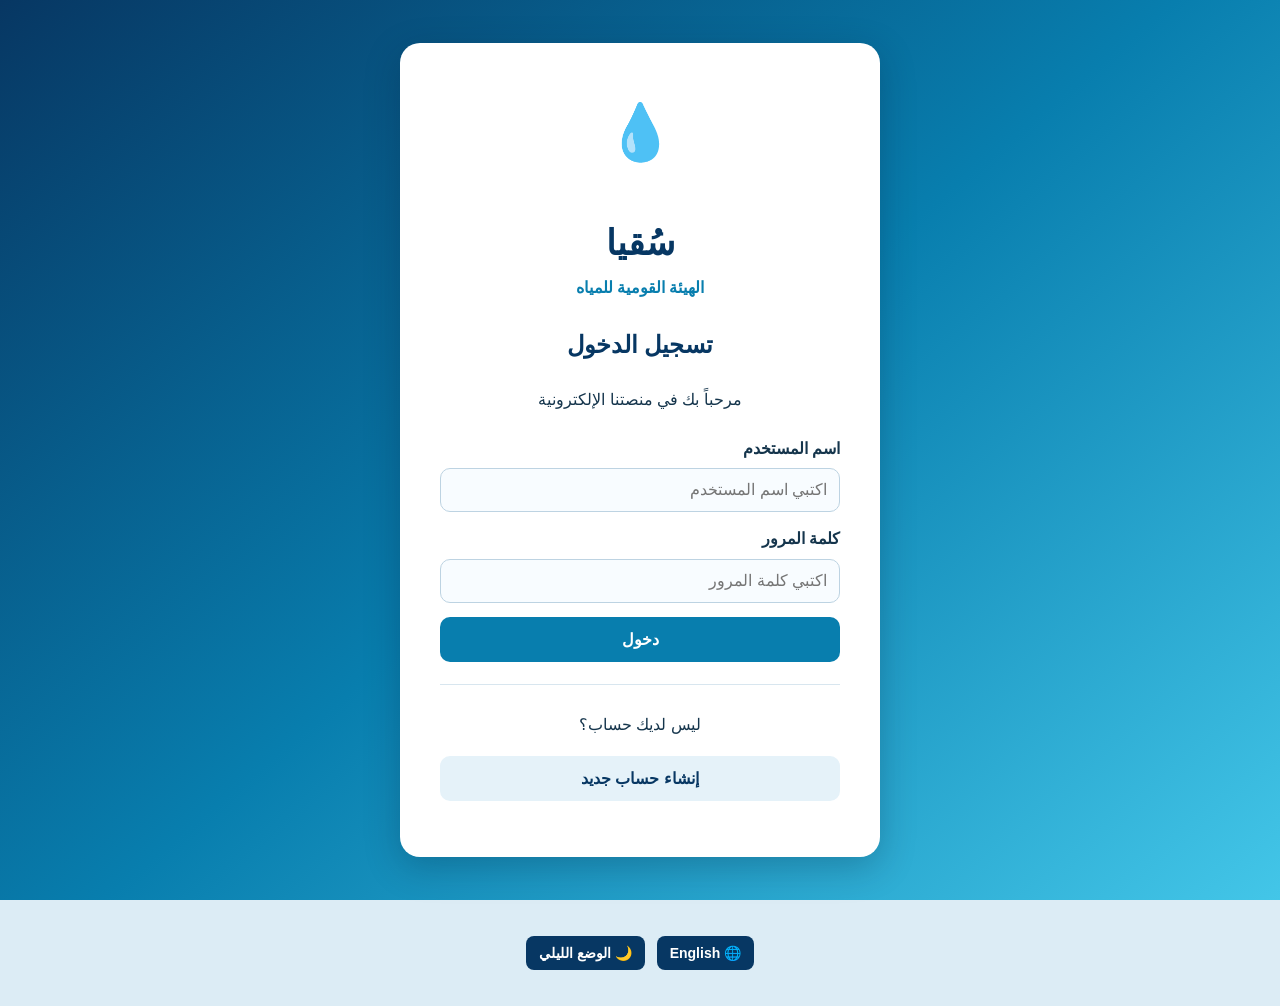
<file: index.html>
<!DOCTYPE html>
<html lang="ar" dir="rtl">

<head>
    <meta charset="UTF-8">
    <meta name="viewport" content="width=device-width, initial-scale=1.0">

    <title data-ar="تسجيل الدخول | سُقيا"
           data-en="Login | Sugia">تسجيل الدخول | سُقيا</title>

    <link rel="stylesheet" href="css/style.css">
</head>

<body data-page="login">

    <main class="login-page">

        <section class="login-card">

            <div class="water-logo">💧</div>

            <h1 data-ar="سُقيا" data-en="Sugia">سُقيا</h1>

            <p class="subtitle"
               data-ar="الهيئة القومية للمياه"
               data-en="National Water Authority">
                الهيئة القومية للمياه
            </p>

            <!-- تسجيل الدخول -->

            <section id="loginSection">

                <h2 data-ar="تسجيل الدخول"
                    data-en="Login">تسجيل الدخول</h2>

                <p data-ar="مرحباً بك في منصتنا الإلكترونية"
                   data-en="Welcome to our electronic platform">
                    مرحباً بك في منصتنا الإلكترونية
                </p>

                <form id="loginForm">

                    <label for="username"
                           data-ar="اسم المستخدم"
                           data-en="Username">
                        اسم المستخدم
                    </label>

                    <input
                        id="username"
                        type="text"
                        placeholder="اكتبي اسم المستخدم"
                        data-placeholder-ar="اكتبي اسم المستخدم"
                        data-placeholder-en="Enter your username"
                        required
                    >

                    <label for="password"
                           data-ar="كلمة المرور"
                           data-en="Password">
                        كلمة المرور
                    </label>

                    <input
                        id="password"
                        type="password"
                        placeholder="اكتبي كلمة المرور"
                        data-placeholder-ar="اكتبي كلمة المرور"
                        data-placeholder-en="Enter your password"
                        required
                    >

                    <button type="submit" class="btn"
                            data-ar="دخول"
                            data-en="Login">
                        دخول
                    </button>

                </form>

                <div class="register-area">

                    <p data-ar="ليس لديك حساب؟"
                       data-en="Don't have an account?">
                        ليس لديك حساب؟
                    </p>

                    <button
                        type="button"
                        id="showRegister"
                        class="btn secondary"
                        data-ar="إنشاء حساب جديد"
                        data-en="Create New Account">
                        إنشاء حساب جديد
                    </button>

                </div>

            </section>

            <!-- إنشاء حساب -->

            <section id="registerSection" hidden>

                <h2 data-ar="إنشاء حساب جديد"
                    data-en="Create New Account">
                    إنشاء حساب جديد
                </h2>

                <form id="registerForm">

                    <label for="newName"
                           data-ar="الاسم الكامل"
                           data-en="Full Name">
                        الاسم الكامل
                    </label>

                    <input
                        id="newName"
                        type="text"
                        placeholder="أدخلي الاسم الكامل"
                        data-placeholder-ar="أدخلي الاسم الكامل"
                        data-placeholder-en="Enter your full name"
                        required
                    >

                    <label for="newUsername"
                           data-ar="اسم المستخدم"
                           data-en="Username">
                        اسم المستخدم
                    </label>

                    <input
                        id="newUsername"
                        type="text"
                        placeholder="اختاري اسم مستخدم"
                        data-placeholder-ar="اختاري اسم مستخدم"
                        data-placeholder-en="Choose a username"
                        required
                    >

                    <label for="newPassword"
                           data-ar="كلمة المرور"
                           data-en="Password">
                        كلمة المرور
                    </label>

                    <input
                        id="newPassword"
                        type="password"
                        placeholder="اختاري كلمة مرور"
                        data-placeholder-ar="اختاري كلمة مرور"
                        data-placeholder-en="Choose a password"
                        required
                    >

                    <button type="submit" class="btn"
                            data-ar="حفظ الحساب"
                            data-en="Save Account">
                        حفظ الحساب
                    </button>

                    <button
                        type="button"
                        id="cancelRegister"
                        class="btn secondary"
                        data-ar="الرجوع لتسجيل الدخول"
                        data-en="Back to Login">
                        الرجوع لتسجيل الدخول
                    </button>

                </form>

            </section>

            <p id="authMessage" role="status"></p>

        </section>

    </main>

    <!-- أزرار اللغة والوضع الليلي -->

    <div class="page-tools">

        <button type="button"
                id="languageToggle"
                class="tool-button">
            🌐 English
        </button>

        <button type="button"
                id="themeToggle"
                class="tool-button">
            🌙 الوضع الليلي
        </button>

    </div>

    <script src="js/script.js"></script>

</body>
</html>
</file>
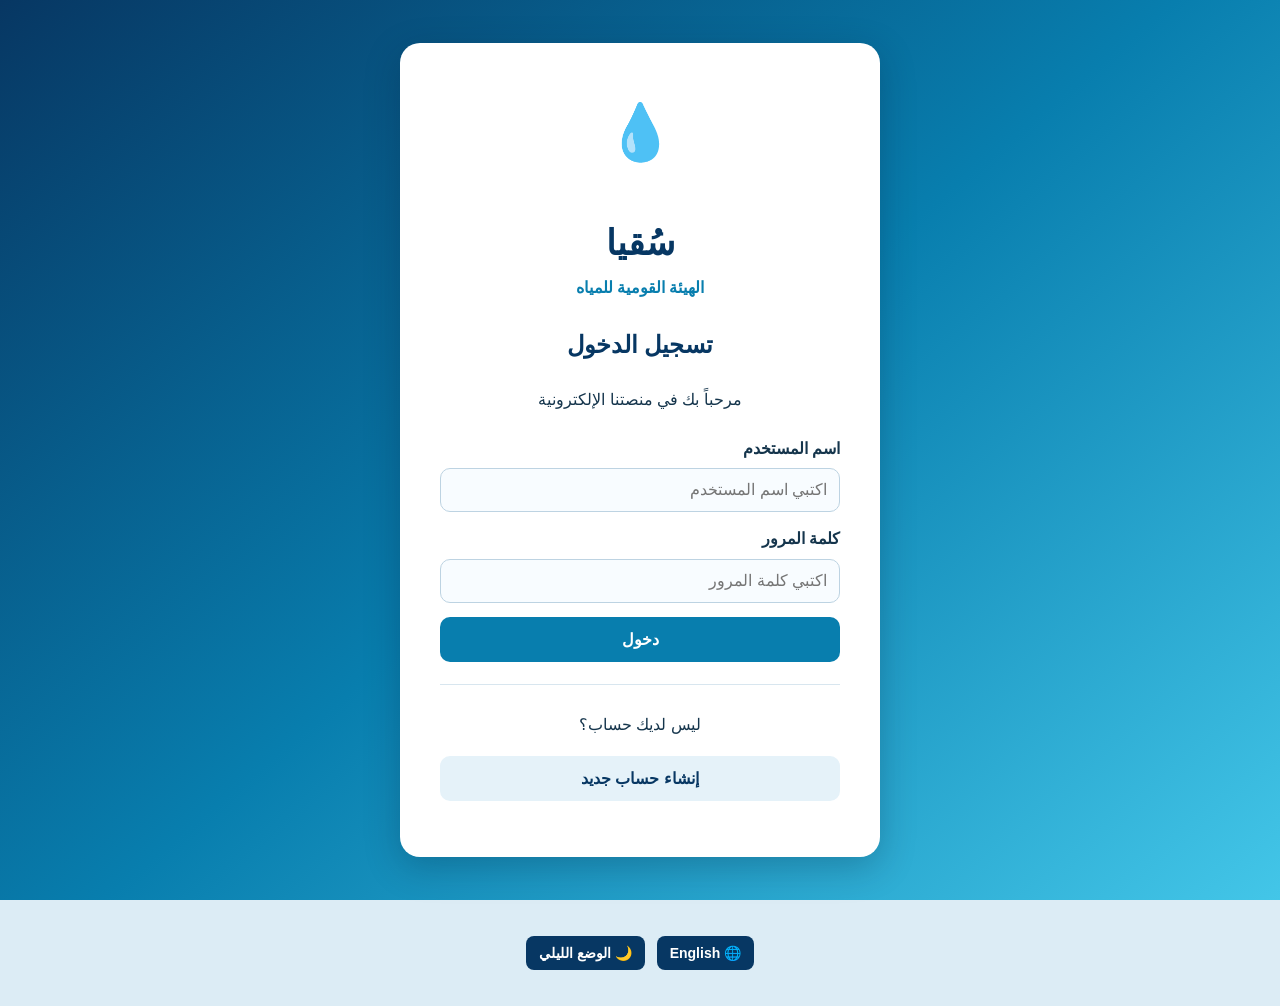
<file: about.html>
<!DOCTYPE html>
<html lang="ar" dir="rtl">

<head>
    <meta charset="UTF-8">
    <meta name="viewport" content="width=device-width, initial-scale=1.0">

    <title data-ar="من نحن | سُقيا" data-en="About Us | Sugia">
        من نحن | سُقيا
    </title>

    <link rel="stylesheet" href="css/style.css">
</head>

<body data-page="about" data-protected="true">

    <!-- الهيدر -->
    <header class="header">

        <a href="home.html" class="brand">
            💧 <span data-ar="سُقيا" data-en="Sugia">سُقيا</span>
        </a>

        <!-- أدوات الموقع -->
        <div class="header-tools">

            <button
                type="button"
                id="themeToggle"
                class="tool-button">
                🌙 الوضع الليلي
            </button>

            <button
                type="button"
                id="languageToggle"
                class="tool-button">
                🌐 English
            </button>

        </div>

        <button
            class="menu-button"
            id="menuButton"
            aria-label="فتح القائمة"
            aria-expanded="false"
            type="button">
            ☰
        </button>

        <nav id="menu" class="menu">

            <a href="home.html"
               data-ar="الرئيسية"
               data-en="Home">الرئيسية</a>

            <a href="about.html"
               data-ar="من نحن"
               data-en="About Us">من نحن</a>

            <a href="booking.html"
               data-ar="طلب مياه"
               data-en="Water Request">طلب مياه</a>

            <a href="complaints.html"
               data-ar="الشكاوى والبلاغات"
               data-en="Complaints and Reports">الشكاوى والبلاغات</a>

            <a href="tracking.html"
               data-ar="متابعة الطلبات"
               data-en="Track Requests">متابعة الطلبات</a>

            <a href="contact.html"
               data-ar="تواصل معنا"
               data-en="Contact Us">تواصل معنا</a>

            <a href="logout.html"
               data-ar="تسجيل الخروج"
               data-en="Log Out">تسجيل الخروج</a>

        </nav>

    </header>

    <!-- المحتوى -->
    <main class="container">

        <section class="content-card">

            <div class="water-logo">💧</div>

            <h1 data-ar="من نحن" data-en="About Us">
                من نحن
            </h1>

            <h2
                data-ar="منصة سُقيا الإلكترونية"
                data-en="Sugia Electronic Platform">
                منصة سُقيا الإلكترونية
            </h2>

            <p
                data-ar="سُقيا منصة إلكترونية تهدف إلى تسهيل الوصول إلى خدمات المياه وتقديم الطلبات والشكاوى ومتابعتها من خلال واجهة سهلة الاستخدام."
                data-en="Sugia is an electronic platform designed to make water services easier to access and to help users submit and track requests and complaints through a user-friendly interface.">
                سُقيا منصة إلكترونية تهدف إلى تسهيل الوصول إلى خدمات المياه وتقديم الطلبات والشكاوى ومتابعتها من خلال واجهة سهلة الاستخدام.
            </p>

            <h2 data-ar="رؤيتنا" data-en="Our Vision">
                رؤيتنا
            </h2>

            <p
                data-ar="المساهمة في تطوير الخدمات الإلكترونية وتحسين تجربة المستفيدين من خدمات المياه."
                data-en="To contribute to the development of electronic services and improve the experience of water service users.">
                المساهمة في تطوير الخدمات الإلكترونية وتحسين تجربة المستفيدين من خدمات المياه.
            </p>

            <h2 data-ar="رسالتنا" data-en="Our Mission">
                رسالتنا
            </h2>

            <p
                data-ar="توفير وسيلة رقمية بسيطة تساعد على تنظيم طلبات المياه وتسهيل التواصل ومتابعة الخدمات."
                data-en="To provide a simple digital solution for organizing water requests, improving communication, and tracking services.">
                توفير وسيلة رقمية بسيطة تساعد على تنظيم طلبات المياه وتسهيل التواصل ومتابعة الخدمات.
            </p>

            <h2 data-ar="أهدافنا" data-en="Our Goals">
                أهدافنا
            </h2>

            <ul>

                <li
                    data-ar="تسهيل تقديم طلبات المياه."
                    data-en="Make submitting water requests easier.">
                    تسهيل تقديم طلبات المياه.
                </li>

                <li
                    data-ar="توفير وسيلة لتسجيل الشكاوى والبلاغات."
                    data-en="Provide a way to submit complaints and reports.">
                    توفير وسيلة لتسجيل الشكاوى والبلاغات.
                </li>

                <li
                    data-ar="تسهيل متابعة الطلبات."
                    data-en="Make tracking requests easier.">
                    تسهيل متابعة الطلبات.
                </li>

                <li
                    data-ar="دعم التحول الرقمي في تقديم الخدمات."
                    data-en="Support digital transformation in service delivery.">
                    دعم التحول الرقمي في تقديم الخدمات.
                </li>

            </ul>

            <a
                class="btn"
                href="home.html"
                data-ar="العودة للرئيسية"
                data-en="Back to Home">
                العودة للرئيسية
            </a>

        </section>

    </main>

    <!-- التذييل -->
    <footer class="footer"
        data-ar="© 2026 منصة سُقيا"
        data-en="© 2026 Sugia Platform">

        © 2026 منصة سُقيا

    </footer>

    <script src="js/script.js"></script>

</body>
</html>
</file>
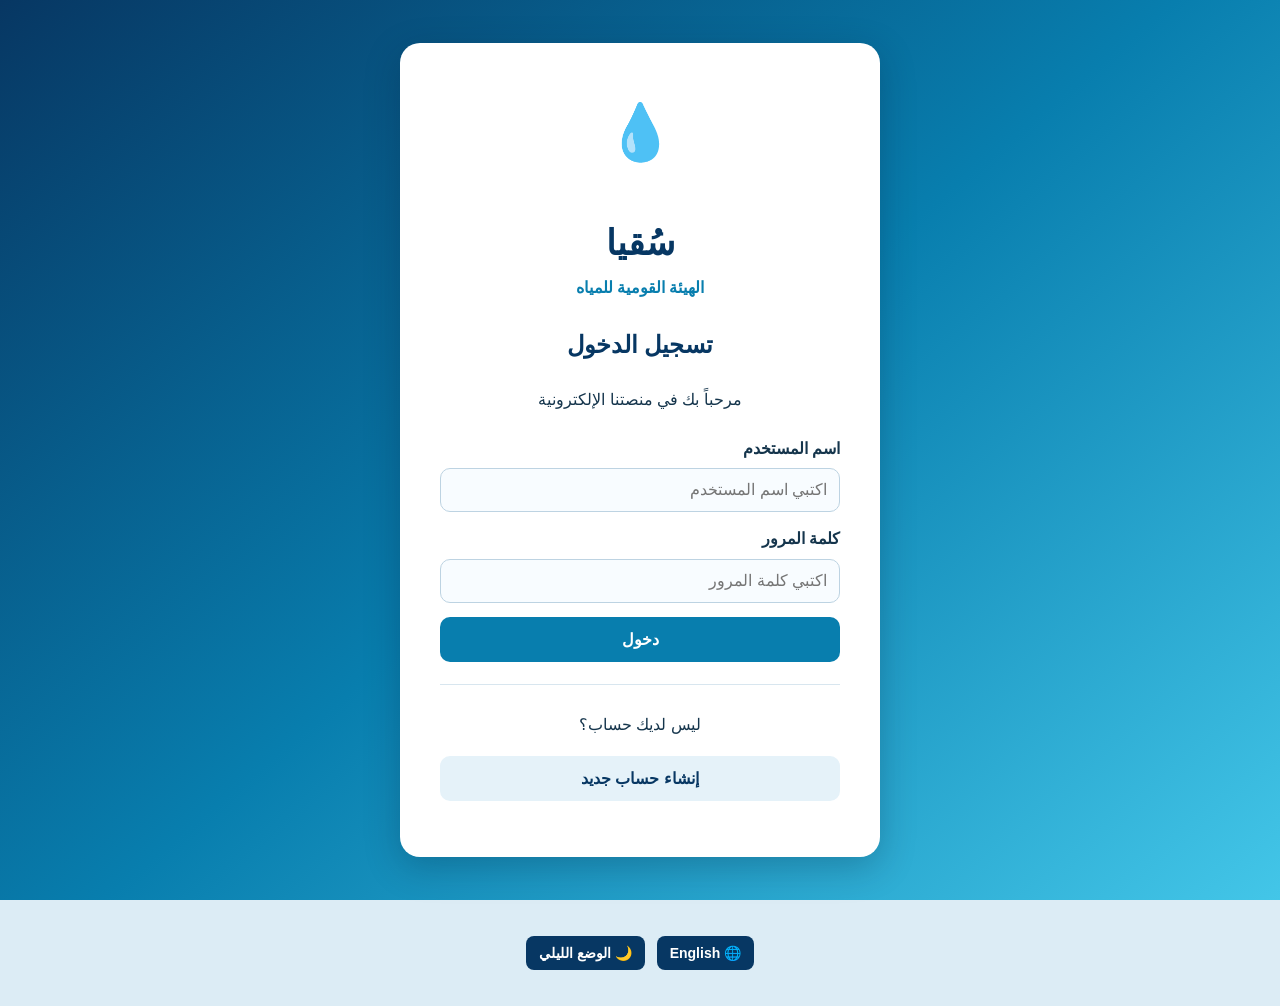
<file: booking.html>
<!DOCTYPE html>
<html lang="ar" dir="rtl">

<head>
    <meta charset="UTF-8">
    <meta name="viewport" content="width=device-width, initial-scale=1.0">

    <title data-ar="طلب مياه | سُقيا" data-en="Water Request | Sugia">
        طلب مياه | سُقيا
    </title>

    <link rel="stylesheet" href="css/style.css">
</head>

<body data-page="booking" data-protected="true">

    <!-- الهيدر -->
    <header class="header">

        <a href="home.html" class="brand">
            💧 <span data-ar="سُقيا" data-en="Sugia">سُقيا</span>
        </a>

        <div class="header-tools">

            <button
                type="button"
                id="themeToggle"
                class="tool-button">
                🌙 الوضع الليلي
            </button>

            <button
                type="button"
                id="languageToggle"
                class="tool-button">
                🌐 English
            </button>

        </div>

        <button
            class="menu-button"
            id="menuButton"
            type="button"
            aria-label="فتح القائمة"
            aria-expanded="false">
            ☰
        </button>

        <nav class="menu" id="menu">

            <a href="home.html"
               data-ar="الرئيسية"
               data-en="Home">الرئيسية</a>

            <a href="about.html"
               data-ar="من نحن"
               data-en="About Us">من نحن</a>

            <a href="booking.html"
               data-ar="طلب مياه"
               data-en="Water Request">طلب مياه</a>

            <a href="complaints.html"
               data-ar="الشكاوى والبلاغات"
               data-en="Complaints and Reports">الشكاوى والبلاغات</a>

            <a href="tracking.html"
               data-ar="متابعة الطلبات"
               data-en="Track Requests">متابعة الطلبات</a>

            <a href="contact.html"
               data-ar="تواصل معنا"
               data-en="Contact Us">تواصل معنا</a>

            <a href="logout.html"
               data-ar="تسجيل الخروج"
               data-en="Log Out">تسجيل الخروج</a>

        </nav>

    </header>

    <!-- محتوى الصفحة -->
    <main class="container">

        <section class="content-card">

            <h1
                data-ar="طلب مياه"
                data-en="Water Request">
                طلب مياه
            </h1>

            <form id="bookingForm">

                <!-- البيانات الشخصية -->

                <label for="customerName"
                    data-ar="الاسم الكامل"
                    data-en="Full Name">
                    الاسم الكامل
                </label>

                <input
                    type="text"
                    id="customerName"
                    name="customerName"
                    placeholder="أدخلي الاسم الكامل"
                    data-placeholder-ar="أدخلي الاسم الكامل"
                    data-placeholder-en="Enter your full name"
                    required
                >

                <label for="customerEmail"
                    data-ar="البريد الإلكتروني"
                    data-en="Email Address">
                    البريد الإلكتروني
                </label>

                <input
                    type="email"
                    id="customerEmail"
                    name="customerEmail"
                    placeholder="example@gmail.com"
                    data-placeholder-ar="أدخلي البريد الإلكتروني"
                    data-placeholder-en="Enter your email address"
                    required
                >

                <label for="customerPhone"
                    data-ar="رقم الهاتف"
                    data-en="Phone Number">
                    رقم الهاتف
                </label>

                <input
                    type="tel"
                    id="customerPhone"
                    name="customerPhone"
                    placeholder="أدخلي رقم الهاتف"
                    data-placeholder-ar="أدخلي رقم الهاتف"
                    data-placeholder-en="Enter your phone number"
                    required
                >

                <!-- نوع الخدمة -->

                <label for="serviceType"
                    data-ar="نوع الخدمة"
                    data-en="Service Type">
                    نوع الخدمة
                </label>

                <select id="serviceType" name="serviceType" required>

                    <option
                        value="طلب صهريج مياه"
                        data-ar="طلب صهريج مياه"
                        data-en="Water Tanker Request">
                        طلب صهريج مياه
                    </option>

                    <option
                        value="توصيل مياه"
                        data-ar="توصيل مياه"
                        data-en="Water Delivery">
                        توصيل مياه
                    </option>

                </select>

                <!-- عدد الصهاريج -->

                <label for="tankerCount"
                    data-ar="عدد الصهاريج المطلوبة"
                    data-en="Number of Required Tankers">
                    عدد الصهاريج المطلوبة
                </label>

                <select id="tankerCount" name="tankerCount" required>

                    <option
                        value=""
                        data-ar="اختاري عدد الصهاريج"
                        data-en="Select tanker quantity">
                        اختاري عدد الصهاريج
                    </option>

                    <option value="1"
                        data-ar="صهريج واحد"
                        data-en="1 Tanker">
                        صهريج واحد
                    </option>

                    <option value="2"
                        data-ar="2 صهريج"
                        data-en="2 Tankers">
                        2 صهريج
                    </option>

                    <option value="3"
                        data-ar="3 صهاريج"
                        data-en="3 Tankers">
                        3 صهاريج
                    </option>

                    <option value="4"
                        data-ar="4 صهاريج"
                        data-en="4 Tankers">
                        4 صهاريج
                    </option>

                    <option value="5"
                        data-ar="5 صهاريج"
                        data-en="5 Tankers">
                        5 صهاريج
                    </option>

                    <option value="6"
                        data-ar="6 صهاريج"
                        data-en="6 Tankers">
                        6 صهاريج
                    </option>

                    <option value="7"
                        data-ar="7 صهاريج"
                        data-en="7 Tankers">
                        7 صهاريج
                    </option>

                    <option value="8"
                        data-ar="8 صهاريج"
                        data-en="8 Tankers">
                        8 صهاريج
                    </option>

                    <option value="9"
                        data-ar="9 صهاريج"
                        data-en="9 Tankers">
                        9 صهاريج
                    </option>

                    <option value="10"
                        data-ar="10 صهاريج"
                        data-en="10 Tankers">
                        10 Tankers
                    </option>

                    <option value="more"
                        data-ar="أكثر من 10"
                        data-en="More than 10">
                        أكثر من 10
                    </option>

                </select>

                <!-- الموقع -->

                <h2
                    data-ar="بيانات الموقع"
                    data-en="Location Information">
                    بيانات الموقع
                </h2>

                <label for="city"
                    data-ar="المدينة"
                    data-en="City">
                    المدينة
                </label>

                <input
                    type="text"
                    id="city"
                    name="city"
                    placeholder="مثلاً: أم درمان"
                    data-placeholder-ar="مثلاً: أم درمان"
                    data-placeholder-en="Example: Omdurman"
                    required
                >

                <label for="locality"
                    data-ar="المحلية"
                    data-en="Locality">
                    المحلية
                </label>

                <input
                    type="text"
                    id="locality"
                    name="locality"
                    placeholder="أدخلي اسم المحلية"
                    data-placeholder-ar="أدخلي اسم المحلية"
                    data-placeholder-en="Enter the locality"
                    required
                >

                <label for="neighborhood"
                    data-ar="الحي"
                    data-en="Neighborhood">
                    الحي
                </label>

                <input
                    type="text"
                    id="neighborhood"
                    name="neighborhood"
                    placeholder="أدخلي اسم الحي"
                    data-placeholder-ar="أدخلي اسم الحي"
                    data-placeholder-en="Enter the neighborhood"
                    required
                >

                <label for="houseNumber"
                    data-ar="رقم المنزل"
                    data-en="House Number">
                    رقم المنزل
                </label>

                <input
                    type="text"
                    id="houseNumber"
                    name="houseNumber"
                    placeholder="أدخلي رقم المنزل"
                    data-placeholder-ar="أدخلي رقم المنزل"
                    data-placeholder-en="Enter the house number"
                    required
                >

                <label for="locationDetails"
                    data-ar="علامة مميزة أو وصف إضافي للموقع"
                    data-en="Landmark or Additional Location Details">
                    علامة مميزة أو وصف إضافي للموقع
                </label>

                <textarea
                    id="locationDetails"
                    name="locationDetails"
                    placeholder="مثلاً: بالقرب من المسجد أو المدرسة"
                    data-placeholder-ar="مثلاً: بالقرب من المسجد أو المدرسة"
                    data-placeholder-en="Example: Near the mosque or school"
                    rows="4"
                ></textarea>

                <input
                    type="hidden"
                    id="customerAddress"
                    name="customerAddress"
                >

                <!-- إرسال الطلب -->

                <button
                    class="btn"
                    type="submit"
                    data-ar="إرسال الطلب"
                    data-en="Submit Request">
                    إرسال الطلب
                </button>

            </form>

            <p id="bookingMessage" role="status"></p>

        </section>

    </main>

    <script src="js/script.js"></script>

</body>
</html>
</file>
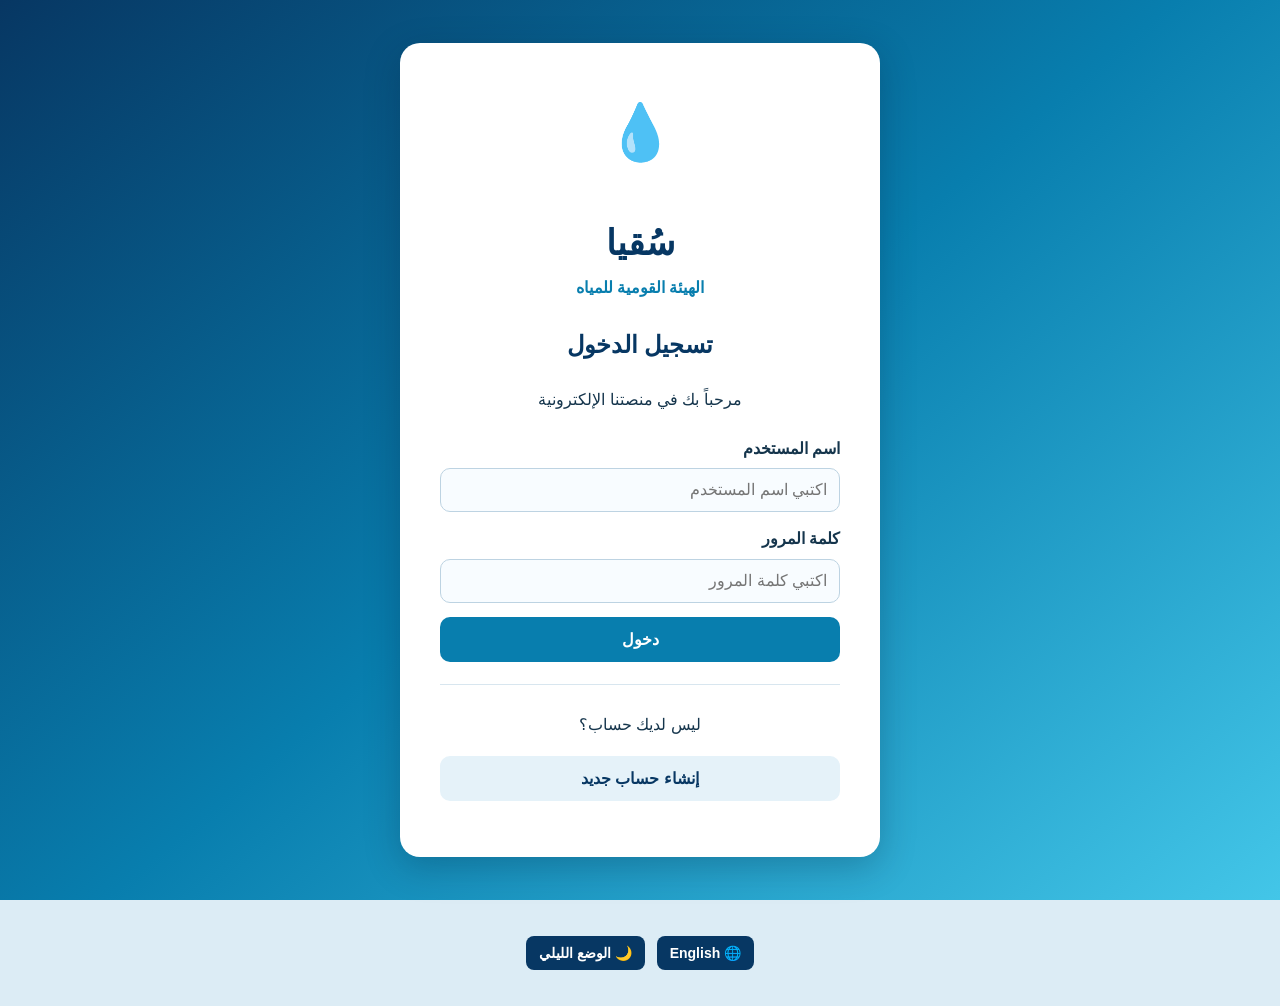
<file: complaints.html>
<!DOCTYPE html>
<html lang="ar" dir="rtl">
<head>
  <meta charset="UTF-8">
  <meta name="viewport" content="width=device-width, initial-scale=1">
  <title>الشكاوى والبلاغات | سُقيا</title>
  <link rel="stylesheet" href="css/style.css">
</head>
<body data-protected="true">

<header class="header">
  <a href="home.html" class="brand">
  💧 <span data-ar="سُقيا" data-en="Sugia">سُقيا</span>
</a>
  <button class="menu-button" id="menuButton"
          aria-label="القائمة">☰</button>
  <nav class="menu" id="menu">
    <a href="home.html">الرئيسية</a>
    <a href="about.html">من نحن</a>
    <a href="booking.html">طلب مياه</a>
    <a href="complaints.html">الشكاوى والبلاغات</a>
    <a href="tracking.html">متابعة الطلبات</a>
    <a href="contact.html">تواصل معنا</a>
    <a href="logout.html">تسجيل الخروج</a>
  </nav>
</header>

<div class="page-tools">
  <button type="button" id="themeToggle" class="tool-button">🌙 الوضع الليلي</button>
  <button type="button" id="languageToggle" class="tool-button">English</button>
</div>

<main class="container">
  <section class="form-hero">
    <div class="water-logo">📢</div>
    <h1>الشكاوى والبلاغات</h1>
    <p>نستقبل ملاحظاتكم للمساعدة في تحسين خدمات المياه.</p>
  </section>

  <section class="content-card form-card">
    <h2>تقديم شكوى أو بلاغ جديد</h2>
    <p>يرجى إدخال البيانات التالية بدقة.</p>

    <form id="complaintForm">
      <label for="complaintName">الاسم الكامل</label>
      <input id="complaintName" type="text" required
             placeholder="اكتبي اسمك">

      <label for="complaintPhone">رقم الهاتف</label>
      <input id="complaintPhone" type="tel" required
             placeholder="رقم للتواصل">

      <label for="complaintType">نوع البلاغ</label>
      <select id="complaintType" required>
        <option value="">اختاري نوع البلاغ</option>
        <option>انقطاع المياه</option>
        <option>ضعف ضغط المياه</option>
        <option>تسرب مياه</option>
        <option>مشكلة في التوصيل</option>
        <option>شكوى عن الخدمة</option>
        <option>اقتراح أو ملاحظة</option>
        <option>أخرى</option>
      </select>

      <label for="complaintPriority">الأولوية</label>
      <select id="complaintPriority" required>
        <option>عادية</option>
        <option>متوسطة</option>
        <option>عاجلة</option>
      </select>

      <label for="complaintAddress">موقع المشكلة</label>
      <input id="complaintAddress" type="text" required
             placeholder="الحي والشارع أو أقرب معلم">

      <label for="complaintDetails">تفاصيل الشكوى</label>
      <textarea id="complaintDetails" rows="5" required
                placeholder="اشرحي المشكلة باختصار..."></textarea>

      <button type="submit" class="btn">إرسال الشكوى</button>
    </form>

    <div id="complaintMessage" class="status-message"
         role="status"></div>
  </section>

  <section class="info-card">
    <h3>قبل إرسال البلاغ</h3>
    <p>تأكدي من صحة رقم الهاتف ووصف موقع المشكلة حتى يسهل تحديدها.</p>
  </section>
</main>

<footer class="footer">© 2026 منصة سُقيا</footer>
<script src="js/script.js"></script>
</body>
</html>
</file>
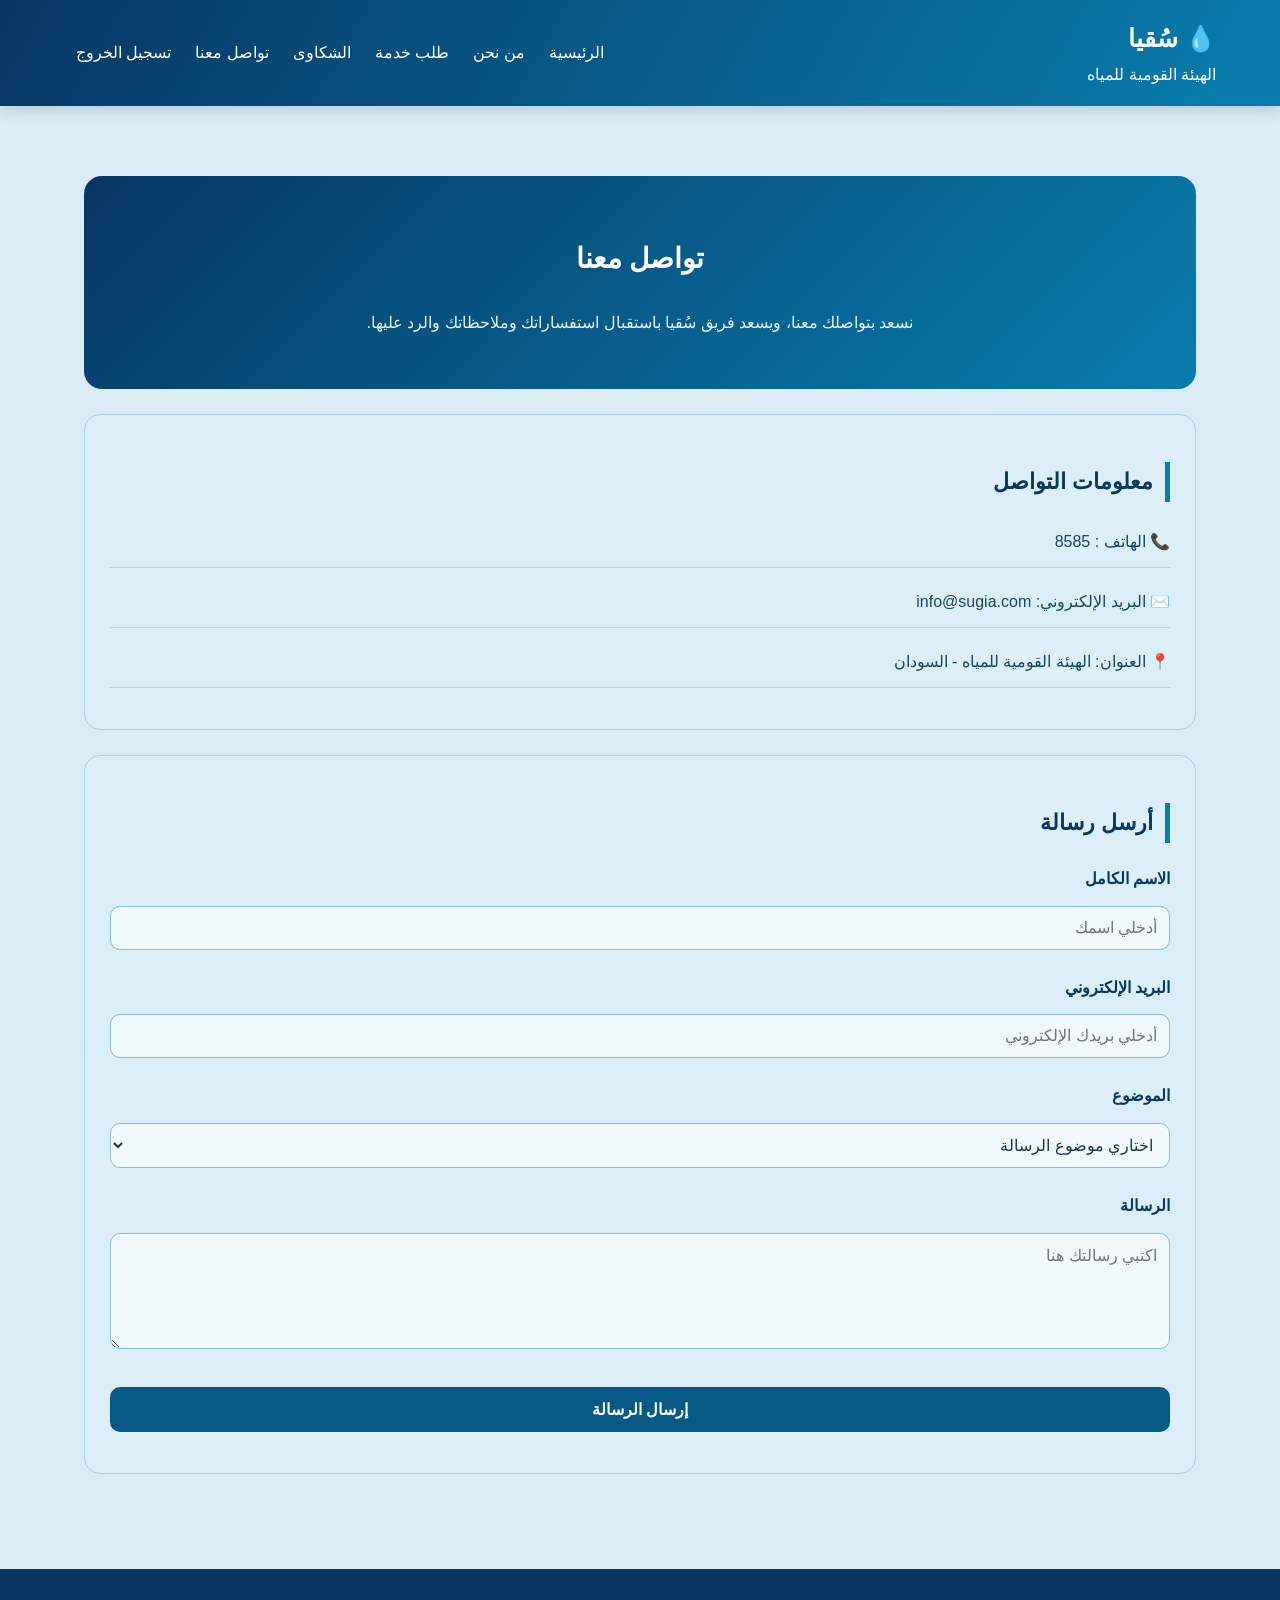
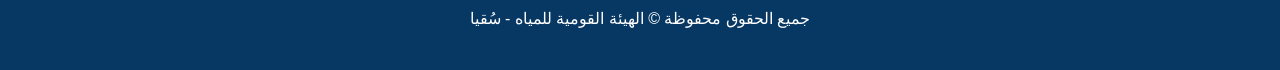
<file: contact.html>
<!DOCTYPE html>
<html lang="ar" dir="rtl">
<head>
    <meta charset="UTF-8">
    <meta name="viewport" content="width=device-width, initial-scale=1.0">
    <title>تواصل معنا - سُقيا</title>
    <link rel="stylesheet" href="css/style.css">
</head>

<body>

<header class="site-header">
    <div class="header-content">

        <div class="logo">
            <h1>💧 سُقيا</h1>
            <p>الهيئة القومية للمياه</p>
        </div>

        <button
            type="button"
            class="menu-button"
            id="menuButton"
            aria-label="فتح القائمة"
            aria-expanded="false">
            ☰
        </button>

        <nav class="menu" id="menu">
            <a href="home.html">الرئيسية</a>
            <a href="about.html">من نحن</a>
            <a href="booking.html">طلب خدمة</a>
            <a href="complaints.html">الشكاوى</a>
            <a href="contect.html">تواصل معنا</a>
            <a href="logout.html" id="logoutLink">تسجيل الخروج</a>
        </nav>

    </div>
</header>


    <main class="container section">

        <section class="contact-intro">
            <h2>تواصل معنا</h2>
            <p>
                نسعد بتواصلك معنا، ويسعد فريق سُقيا باستقبال
                استفساراتك وملاحظاتك والرد عليها.
            </p>
        </section>

        <section class="contact-info">
            <h3>معلومات التواصل</h3>

            <p>📞 الهاتف : 8585 </p>
            <p>✉️ البريد الإلكتروني: info@sugia.com</p>
            <p>📍 العنوان: الهيئة القومية للمياه - السودان</p>
        </section>

        <section class="contact-form-section">
            <h3>أرسل رسالة</h3>

            <form id="contactForm">

                <label for="contactName">الاسم الكامل</label>
                <input type="text" id="contactName"
                       placeholder="أدخلي اسمك" required>

                <label for="contactEmail">البريد الإلكتروني</label>
                <input type="email" id="contactEmail"
                       placeholder="أدخلي بريدك الإلكتروني" required>

                <label for="contactSubject">الموضوع</label>
                <select id="contactSubject" required>
                    <option value="">اختاري موضوع الرسالة</option>
                    <option value="استفسار">استفسار</option>
                    <option value="اقتراح">اقتراح</option>
                    <option value="ملاحظة">ملاحظة</option>
                    <option value="أخرى">أخرى</option>
                </select>

                <label for="contactMessageText">الرسالة</label>
                <textarea id="contactMessageText"
                          placeholder="اكتبي رسالتك هنا"
                          rows="5" required></textarea>

                <button type="submit" class="btn">
                    إرسال الرسالة
                </button>

            </form>

            <p id="contactStatus"></p>
        </section>

    </main>

    <footer class="site-footer">
        <p>جميع الحقوق محفوظة © الهيئة القومية للمياه - سُقيا</p>
    </footer>

    <script src="js/script.js"></script>

</body>
</html>
</file>
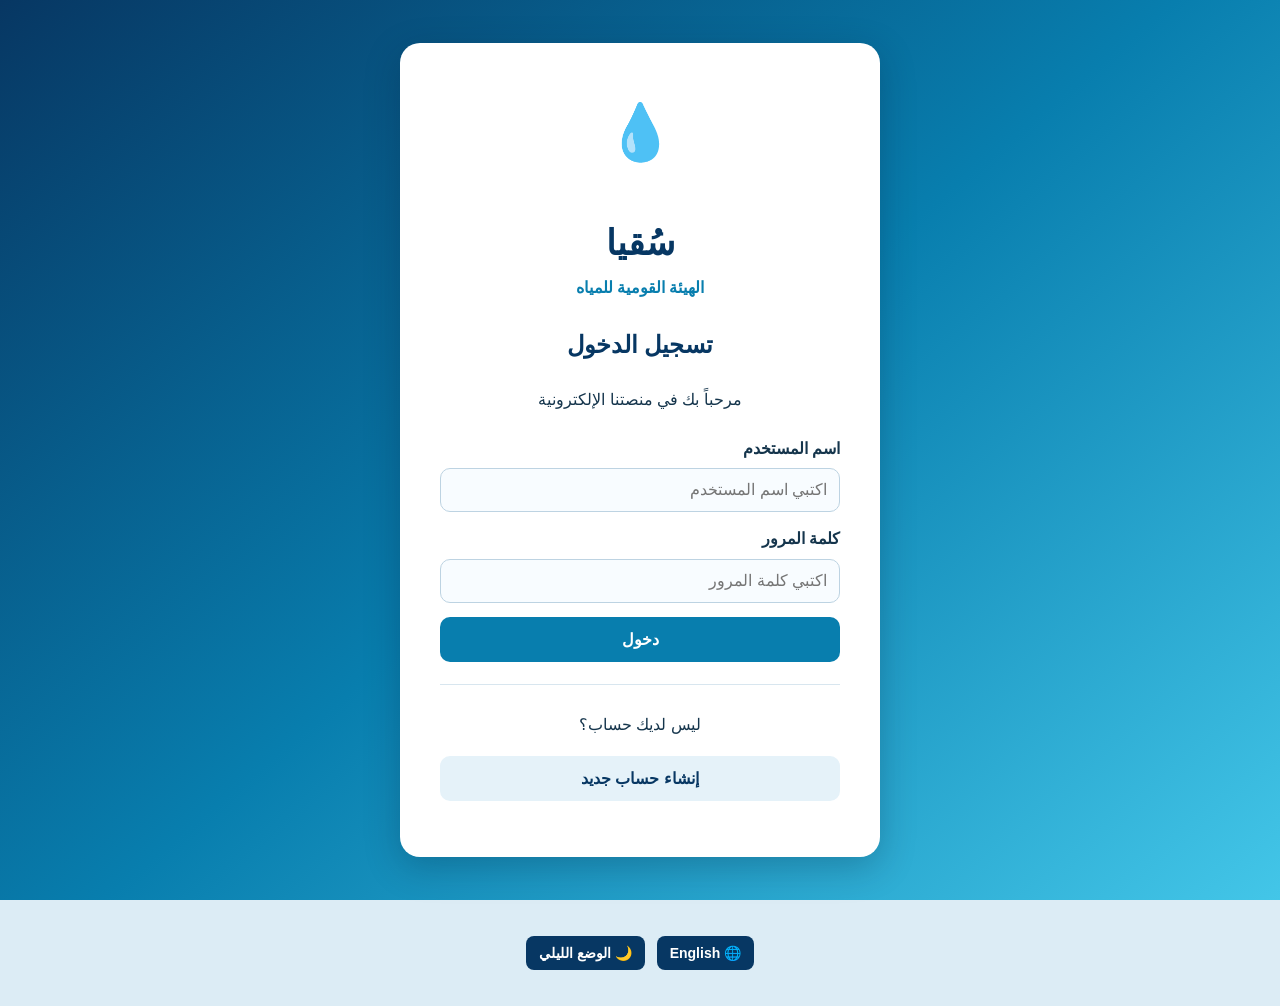
<file: home.html>
<!DOCTYPE html>
<html lang="ar" dir="rtl">

<head>
    <meta charset="UTF-8">
    <meta name="viewport" content="width=device-width, initial-scale=1.0">

    <title data-ar="الرئيسية | سُقيا" data-en="Home | Sugia">
        الرئيسية | سُقيا
    </title>

    <link rel="stylesheet" href="css/style.css">
</head>

<body data-page="home" data-protected="true">

    <!-- الهيدر -->
    <header class="header">

        <a href="home.html" class="brand">
            💧 <span data-ar="سُقيا" data-en="Sugia">سُقيا</span>
        </a>

        <!-- أدوات اللغة والوضع الليلي -->
        <div class="header-tools">

            <button
                type="button"
                id="themeToggle"
                class="tool-button">
                🌙 الوضع الليلي
            </button>

            <button
                type="button"
                id="languageToggle"
                class="tool-button">
                🌐 English
            </button>

        </div>

        <button
            class="menu-button"
            id="menuButton"
            aria-label="فتح القائمة"
            aria-expanded="false"
            type="button">
            ☰
        </button>

        <nav id="menu" class="menu">

            <a href="home.html"
               data-ar="الرئيسية"
               data-en="Home">
                الرئيسية
            </a>

            <a href="about.html"
               data-ar="من نحن"
               data-en="About Us">
                من نحن
            </a>

            <a href="booking.html"
               data-ar="طلب مياه"
               data-en="Water Request">
                طلب مياه
            </a>

            <a href="complaints.html"
               data-ar="الشكاوى والبلاغات"
               data-en="Complaints">
                الشكاوى والبلاغات
            </a>

            <a href="tracking.html"
               data-ar="متابعة الطلبات"
               data-en="Track Requests">
                متابعة الطلبات
            </a>

            <a href="contact.html"
               data-ar="تواصل معنا"
               data-en="Contact Us">
                تواصل معنا
            </a>

            <a href="logout.html"
               data-ar="تسجيل الخروج"
               data-en="Logout">
                تسجيل الخروج
            </a>

        </nav>

    </header>

    <main class="container">

        <!-- الواجهة الرئيسية -->
        <section class="hero">

            <div class="hero-content">

                <span class="hero-icon">💧</span>

                <h1
                    data-ar="أهلاً بك في منصة سُقيا"
                    data-en="Welcome to the Sugia Platform">
                    أهلاً بك في منصة سُقيا
                </h1>

                <h2
                    data-ar="الهيئة القومية للمياه"
                    data-en="National Water Corporation">
                    الهيئة القومية للمياه
                </h2>

                <p
                    data-ar="خدمات المياه أصبحت أسهل وأسرع."
                    data-en="Water services are now easier and faster.">
                    خدمات المياه أصبحت أسهل وأسرع.
                </p>

            </div>

        </section>

        <!-- الخدمات -->
        <section class="services-section">

            <h2
                class="section-title"
                data-ar="خدماتنا الإلكترونية"
                data-en="Our Online Services">
                خدماتنا الإلكترونية
            </h2>

            <div class="services">

                <a class="service-card" href="booking.html">

                    <h3
                        data-ar="طلب مياه"
                        data-en="Water Request">
                        طلب مياه
                    </h3>

                    <p
                        data-ar="تقديم طلب للحصول على المياه."
                        data-en="Submit a request for water.">
                        تقديم طلب للحصول على المياه.
                    </p>

                </a>

                <a class="service-card" href="complaints.html">

                    <h3
                        data-ar="الشكاوى والبلاغات"
                        data-en="Complaints and Reports">
                        الشكاوى والبلاغات
                    </h3>

                    <p
                        data-ar="إرسال شكوى أو الإبلاغ عن مشكلة."
                        data-en="Submit a complaint or report a problem.">
                        إرسال شكوى أو الإبلاغ عن مشكلة.
                    </p>

                </a>

                <a class="service-card" href="tracking.html">

                    <h3
                        data-ar="متابعة الطلبات"
                        data-en="Track Requests">
                        متابعة الطلبات
                    </h3>

                    <p
                        data-ar="متابعة الطلبات المقدمة."
                        data-en="Track your submitted requests.">
                        متابعة الطلبات المقدمة.
                    </p>

                </a>

                <a class="service-card" href="about.html">

                    <h3
                        data-ar="من نحن"
                        data-en="About Us">
                        من نحن
                    </h3>

                    <p
                        data-ar="تعرّف على منصة سُقيا."
                        data-en="Learn about the Sugia platform.">
                        تعرّف على منصة سُقيا.
                    </p>

                </a>

                <a class="service-card" href="contact.html">

                    <h3
                        data-ar="تواصل معنا"
                        data-en="Contact Us">
                        تواصل معنا
                    </h3>

                    <p
                        data-ar="طرق التواصل والاستفسارات."
                        data-en="Contact information and inquiries.">
                        طرق التواصل والاستفسارات.
                    </p>

                </a>

            </div>

        </section>

    </main>

    <!-- التذييل -->
    <footer class="footer"
        data-ar="© 2026 منصة سُقيا - الهيئة القومية للمياه"
        data-en="© 2026 Sugia Platform - National Water Corporation">

        © 2026 منصة سُقيا - الهيئة القومية للمياه

    </footer>

    <script src="js/script.js"></script>

</body>
</html>
</file>
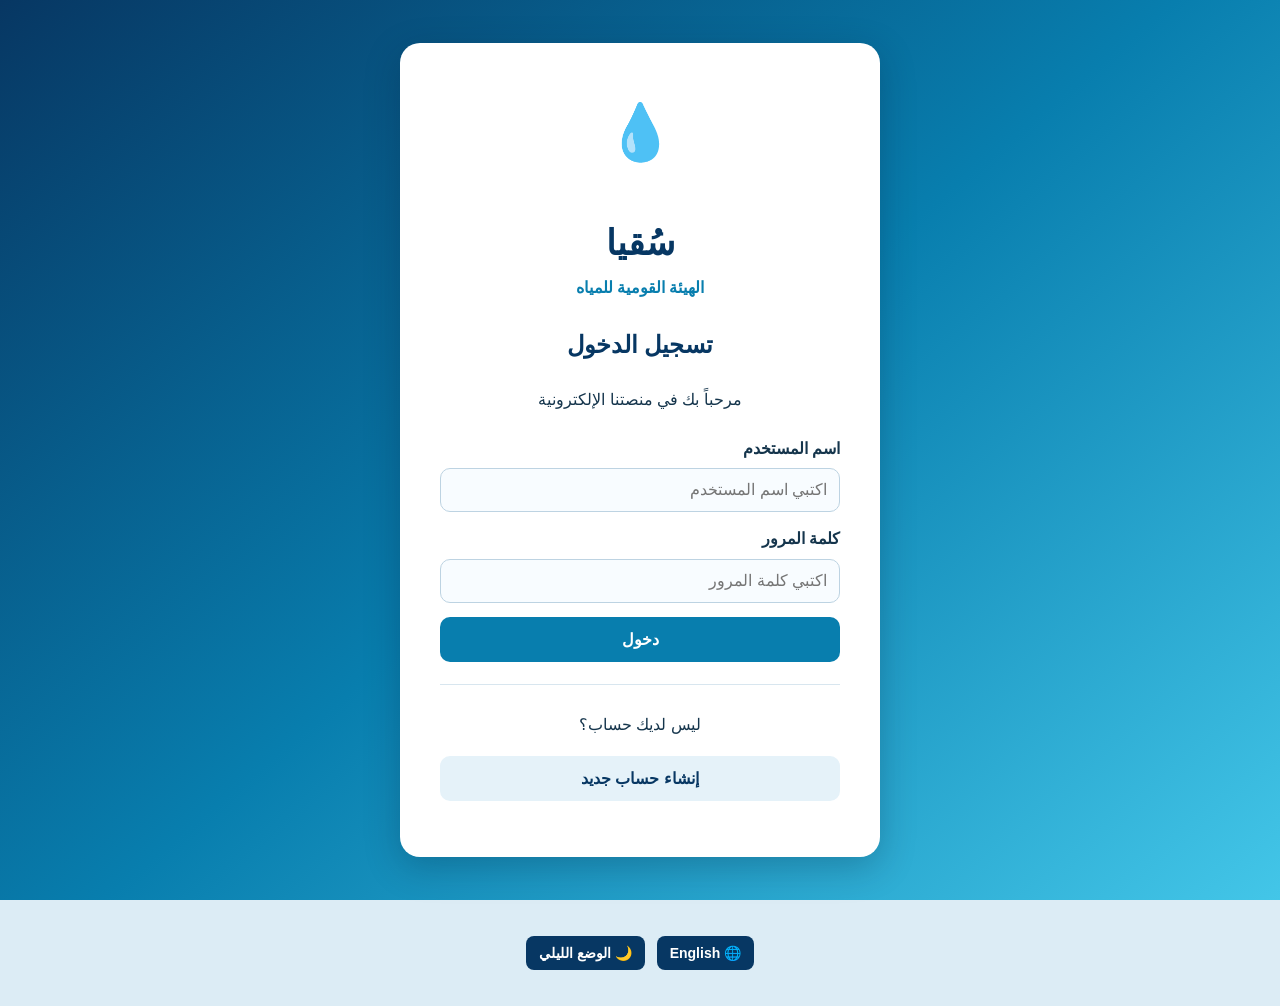
<file: logout.html>
<!DOCTYPE html>
<html lang="ar" dir="rtl">
<head>
  <meta charset="UTF-8">
  <meta name="viewport" content="width=device-width, initial-scale=1.0">
  <title>تسجيل الخروج | سُقيا</title>
  <link rel="stylesheet" href="css/style.css">
</head>
<body data-page="logout" data-protected="true">

  <main class="login-page">
    <section class="login-card">
      <div class="water-logo">💧</div>
      <h1>تسجيل الخروج</h1>
      <p>هل تريدين تسجيل الخروج من منصة سُقيا؟</p>

      <button class="btn" id="confirmLogout">نعم، تسجيل الخروج</button>
      <a href="home.html" class="btn secondary">العودة للموقع</a>

      <p id="logoutMessage" role="status"></p>
    </section>
  </main>

  <script src="js/script.js"></script>
</body>
</html>
</file>
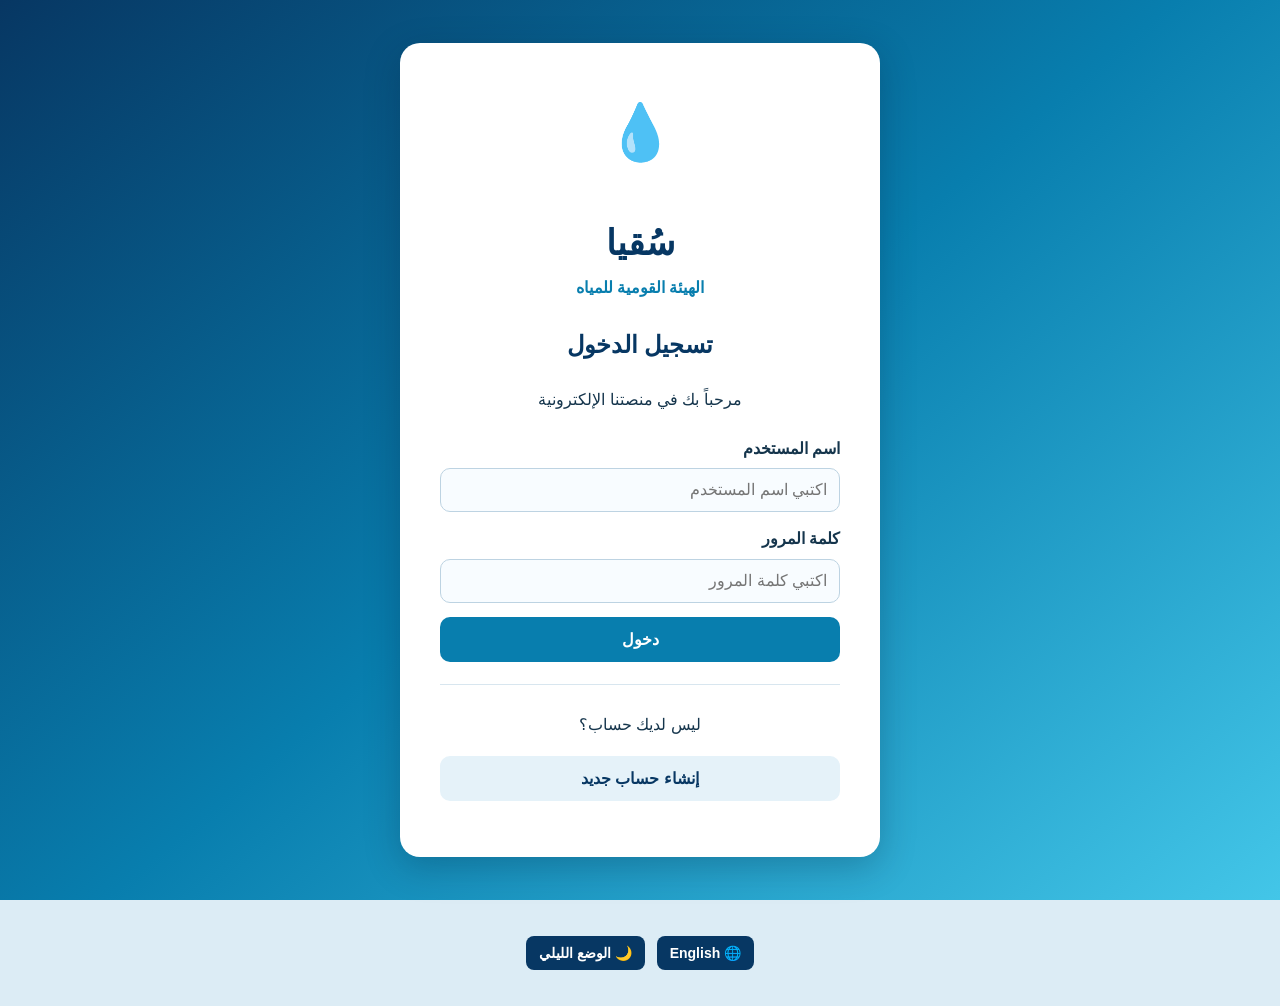
<file: tracking.html>
<!DOCTYPE html>
<html lang="ar" dir="rtl">

<head>
  <meta charset="UTF-8">
  <meta name="viewport" content="width=device-width, initial-scale=1">
  <title>متابعة الطلبات | سُقيا</title>
  <link rel="stylesheet" href="css/style.css">
</head>

<body data-protected="true">

<header class="header">

  <a href="home.html" class="brand">
    💧 <span data-ar="سُقيا" data-en="Sugia">سُقيا</span>
  </a>

  <button class="menu-button" id="menuButton">☰</button>

  <nav class="menu" id="menu">
    <a href="home.html">الرئيسية</a>
    <a href="about.html">من نحن</a>
    <a href="booking.html">طلب مياه</a>
    <a href="complaints.html">الشكاوى</a>
    <a href="tracking.html">متابعة الطلبات</a>
    <a href="contact.html">تواصل معنا</a>
    <a href="logout.html">تسجيل الخروج</a>
  </nav>

</header>

<main class="container tracking-page">

  <section class="content-card">

    <div class="tracking-heading">
      <span class="tracking-icon">📋</span>
      <h1>طلباتي</h1>
      <p>
        يمكنك متابعة جميع طلباتك والاطلاع على تفاصيل كل طلب.
      </p>
    </div>

    <div class="orders-summary">

      <div class="summary-box">
        <span>إجمالي الطلبات</span>
        <strong id="totalOrders">0</strong>
      </div>

      <div class="summary-box">
        <span>قيد المراجعة</span>
        <strong id="pendingOrders">0</strong>
      </div>

      <div class="summary-box">
        <span>الطلبات المكتملة</span>
        <strong id="completedOrders">0</strong>
      </div>

    </div>

    <div class="orders-section">

      <div class="orders-title">
        <h2>قائمة الطلبات</h2>
        <span id="ordersCount">0 طلب</span>
      </div>

      <div id="ordersList" class="orders-list"></div>

    </div>

    <div id="orderDetails" class="order-details" hidden>

      <div class="details-heading">
        <h2>تفاصيل الطلب</h2>

        <button type="button" id="closeDetails"
          class="close-details">
          ✕
        </button>
      </div>

      <div id="detailsContent"></div>

    </div>

  </section>

</main>

<script src="js/script.js"></script>

</body>
</html>
</file>
<file: css/style.css>
/* =========================================
   SUKIA WEBSITE
   National Water Authority
   Responsive Design
========================================= */


/* =========================================
   1. الألوان والإعدادات العامة
========================================= */

:root {
    --navy: #073763;
    --blue: #087eae;
    --sky: #43c6e8;

    --background: #dcecf5;
    --text: #15354c;
    --white: #ffffff;

    --card: #ffffff;
    --border: #bdd3e2;
    --light-blue: #e5f2f9;
}

* {
    box-sizing: border-box;
}

html {
    width: 100%;
    scroll-behavior: smooth;
    overflow-x: hidden;
}

body {
    margin: 0;
    width: 100%;
    min-width: 320px;
    font-family: Tahoma, Arial, sans-serif;
    background: var(--background);
    color: var(--text);
    line-height: 1.8;
    overflow-x: hidden;
}

[hidden] {
    display: none !important;
}

a {
    color: inherit;
    text-decoration: none;
}

img {
    max-width: 100%;
    height: auto;
    display: block;
}

button,
input,
select,
textarea {
    font-family: inherit;
    font-size: inherit;
}

button {
    cursor: pointer;
}


/* =========================================
   2. الحاويات العامة
========================================= */

.container {
    width: 92%;
    max-width: 1200px;
    margin: 30px auto;
}

.section {
    padding: 30px 20px;
}

.section-title {
    color: var(--navy);
    text-align: center;
    margin: 25px 0;
    font-size: 27px;
}

.content-card {
    background: var(--card);
    width: 100%;
    max-width: 850px;
    margin: 25px auto;
    padding: 30px;
    border-radius: 18px;
    box-shadow: 0 5px 20px #07376318;
}

.content-card h1,
.content-card h2,
.content-card h3 {
    color: var(--navy);
}


/* =========================================
   3. الهيدر والقائمة الرئيسية
========================================= */

.header,
.site-header {
    width: 100%;
    background: linear-gradient(
        120deg,
        var(--navy),
        var(--blue)
    );

    color: white;
    padding: 14px 5%;
    position: relative;
    z-index: 100;

    box-shadow: 0 4px 15px #07376330;
}

.header {
    display: flex;
    align-items: center;
    justify-content: space-between;
    gap: 15px;
}

.site-header .header-content {
    display: flex;
    align-items: center;
    justify-content: space-between;
    gap: 15px;
    width: 100%;
}

.brand,
.site-header .logo h1 {
    font-size: 25px;
    font-weight: bold;
    color: white;
    margin: 0;
}

.site-header .logo p {
    color: white;
    margin: 0;
}


/* زر الهامبرغر */

.menu-button,
.site-header .menu-button {
    border: 1px solid #ffffff80;
    border-radius: 10px;
    background: #ffffff20;
    color: white;
    padding: 5px 14px;
    font-size: 27px;
    cursor: pointer;
}


/* القائمة */

.menu,
.site-header .menu {
    display: none;
    position: absolute;
    top: 100%;
    left: 12px;
    right: 12px;

    background: var(--navy);
    padding: 10px;

    border-radius: 0 0 14px 14px;
    z-index: 1000;

    box-shadow: 0 8px 18px #0003;
}

.menu.open,
.site-header .menu.open {
    display: flex;
    flex-direction: column;
}

.menu a,
.site-header .menu a {
    display: block;
    color: white;
    padding: 10px 14px;
    border-radius: 8px;
}

.menu a:hover,
.site-header .menu a:hover {
    background: var(--blue);
}


/* =========================================
   4. الصفحة الرئيسية
========================================= */

.hero {
    background: linear-gradient(
        120deg,
        var(--navy),
        var(--blue),
        var(--sky)
    );

    color: white;
    padding: 55px 25px;
    text-align: center;
    border-radius: 20px;
    margin-bottom: 30px;
}

.hero h1 {
    font-size: clamp(25px, 4vw, 40px);
    margin-top: 0;
    color: white;
}

.hero p {
    font-size: 18px;
    color: white;
}


/* =========================================
   5. البطاقات والخدمات
========================================= */

.services {
    display: grid;
    grid-template-columns: repeat(
        auto-fit,
        minmax(min(100%, 220px), 1fr)
    );

    gap: 20px;
}

.service-card,
.info-card {
    border-radius: 16px;
    padding: 22px;
}

.service-card {
    background: var(--card);
    text-align: center;

    border-bottom: 4px solid var(--sky);

    box-shadow: 0 5px 20px #07376318;
    transition: 0.3s;
}

.service-card:hover {
    transform: translateY(-5px);
}

.service-card span {
    font-size: 38px;
}

.service-card h3 {
    color: var(--navy);
}


/* =========================================
   6. صفحة تسجيل الدخول وإنشاء الحساب
========================================= */

.login-page {
    min-height: 100vh;

    display: flex;
    align-items: center;
    justify-content: center;

    padding: 25px;

    background: linear-gradient(
        140deg,
        var(--navy),
        var(--blue),
        var(--sky)
    );
}

.login-card {
    background: var(--card);

    width: 100%;
    max-width: 460px;

    padding: 35px;

    border-radius: 20px;

    text-align: center;

    box-shadow: 0 10px 35px #001c3540;
}

.water-logo {
    font-size: 55px;
}

.login-card h1 {
    color: var(--navy);
    margin-bottom: 0;
    font-size: 35px;
}

.login-card h2 {
    color: var(--navy);
}

.subtitle {
    color: var(--blue);
    font-weight: bold;
    margin-top: 0;
}


/* =========================================
   7. النماذج وحقول الإدخال
========================================= */

#loginForm,
#registerForm {
    text-align: right;
    margin-top: 20px;
}

#loginForm label,
#registerForm label,
.form-card label,
.content-card label {
    display: block;
    font-weight: bold;
    margin: 13px 0 5px;
    color: var(--text);
}

input,
select,
textarea {
    display: block;
    width: 100%;
    max-width: 100%;

    padding: 12px;

    border: 1px solid var(--border);
    border-radius: 10px;

    background: #f8fcff;
    color: var(--text);

    margin-bottom: 12px;
}

input:focus,
select:focus,
textarea:focus {
    outline: 2px solid var(--sky);
    border-color: var(--blue);
}

textarea {
    resize: vertical;
    min-height: 110px;
}


/* =========================================
   8. الأزرار
========================================= */

.btn {
    display: block;
    width: 100%;

    border: 0;
    border-radius: 10px;

    padding: 13px 18px;
    margin-top: 14px;

    text-align: center;

    cursor: pointer;

    background: var(--blue);
    color: white;

    font-weight: bold;
    transition: 0.3s;
}

.btn:hover {
    background: var(--navy);
}

.btn.secondary {
    background: var(--light-blue);
    color: var(--navy);
}

.btn.secondary:hover {
    background: var(--sky);
    color: white;
}


/* =========================================
   9. إنشاء حساب
========================================= */

.register-area {
    border-top: 1px solid #d8e6ef;
    margin-top: 22px;
    padding-top: 10px;
}

#authMessage {
    color: var(--blue);
    font-weight: bold;
    overflow-wrap: anywhere;
}


/* =========================================
   10. صفحات النماذج والطلبات
========================================= */

.form-hero {
    padding: 30px 20px;
    text-align: center;

    color: white;

    border-radius: 18px;

    background: linear-gradient(
        120deg,
        var(--navy),
        var(--blue),
        var(--sky)
    );

    margin-bottom: 25px;
}

.form-hero h1 {
    color: white;
    margin: 5px 0;
}

.form-card {
    width: 100%;
    max-width: 760px;
    margin: auto;

    background: var(--card);
    padding: 30px;

    border-radius: 18px;
    box-shadow: 0 5px 20px #07376318;
}

.form-card input,
.form-card select,
.form-card textarea,
.content-card select,
.content-card textarea {
    width: 100%;
    padding: 13px;

    border: 1px solid var(--border);
    border-radius: 10px;

    background: #f8fcff;
    color: var(--text);
}

.form-card label {
    color: var(--text);
}

.status-message {
    margin-top: 16px;
    font-weight: bold;
    color: var(--blue);
    overflow-wrap: anywhere;
}


/* =========================================
   11. بطاقات المعلومات
========================================= */

.info-card {
    margin-top: 18px;
    background: #e9f5fb;
    color: var(--text);

    border-right: 4px solid var(--sky);
}


/* =========================================
   12. صفحة تواصل معنا
========================================= */

.contact-intro {
    text-align: center;

    background: linear-gradient(
        135deg,
        var(--navy),
        var(--blue)
    );

    color: white;
    padding: 35px 20px;

    border-radius: 18px;
    margin-bottom: 25px;
}

.contact-intro h2 {
    color: white;
    font-size: 28px;
}

.contact-intro p {
    color: #e5f6ff;
    line-height: 1.9;
}

.contact-layout {
    display: grid;
    grid-template-columns: minmax(0, 2fr) minmax(220px, 1fr);
    gap: 22px;
    align-items: start;
}

.contact-info,
.contact-form-section {
    background: #dceef8;

    border: 1px solid #a9d4ec;
    border-radius: 16px;

    padding: 25px;
    margin-bottom: 25px;
}

.contact-info h3,
.contact-form-section h3 {
    color: var(--navy);
    font-size: 22px;

    border-right: 5px solid var(--blue);
    padding-right: 12px;
}

.contact-info p {
    color: #164766;
    border-bottom: 1px solid #b8d8e9;
    padding-bottom: 8px;
    line-height: 2.2;
}

.contact-form-section form {
    display: flex;
    flex-direction: column;
    gap: 12px;
}

.contact-form-section label {
    color: var(--navy);
    font-weight: bold;
}

.contact-form-section input,
.contact-form-section select,
.contact-form-section textarea {
    background: #f2f9fd;
    color: var(--text);
    border: 1px solid #8bbbd5;
}

.contact-form-section .btn {
    background: #075985;
    color: white;
}

.contact-form-section .btn:hover {
    background: #0e7490;
}

#contactStatus {
    color: #087443;
    font-weight: bold;
    text-align: center;
}

.site-footer,
.footer {
    background: var(--navy);
    color: white;

    text-align: center;
    padding: 20px;

    margin-top: 35px;
    line-height: 1.8;
}


/* =========================================
   13. أزرار إعدادات الموقع
========================================= */

.page-tools,
.home-tools {
    display: flex;
    align-items: center;
    flex-wrap: wrap;
    gap: 12px;
    margin: 18px 0;
}

.page-tools {
    justify-content: center;
}

.home-tools {
    justify-content: flex-start;
}

.tool-button {
    background: #e0f2fe;
    color: var(--navy);

    border: 2px solid var(--sky);
    border-radius: 10px;

    padding: 11px 16px;

    font-size: 15px;
    font-weight: bold;

    cursor: pointer;
    transition: 0.3s;
}

.tool-button:hover {
    background: var(--blue);
    color: white;
}


/* =========================================
   14. الوضع الليلي
========================================= */

html.dark-mode body {
    background: #101827;
    color: #e5edf7;
}

html.dark-mode .header,
html.dark-mode .site-header,
html.dark-mode .footer,
html.dark-mode .site-footer {
    background: #071426;
    color: white;
}

html.dark-mode .login-card,
html.dark-mode .content-card,
html.dark-mode .service-card,
html.dark-mode .form-card {
    background: #1c2d40;
    color: #e8f3fc;
}

html.dark-mode .login-card h1,
html.dark-mode .login-card h2,
html.dark-mode .content-card h1,
html.dark-mode .content-card h2,
html.dark-mode .content-card h3,
html.dark-mode .section-title,
html.dark-mode .service-card h3,
html.dark-mode .form-card label {
    color: #7edcff;
}

html.dark-mode .hero {
    background: #1e293b;
}

html.dark-mode .hero h1,
html.dark-mode .hero p {
    color: white;
}

html.dark-mode .info-card {
    background: #243b50;
    color: #e8f3fc;
}

html.dark-mode input,
html.dark-mode select,
html.dark-mode textarea {
    background: #142336;
    color: white;
    border-color: #45647c;
}

html.dark-mode .subtitle,
html.dark-mode .status-message {
    color: #7edcff;
}

html.dark-mode .btn.secondary {
    background: #29465e;
    color: white;
}

html.dark-mode .register-area {
    border-color: #45647c;
}

html.dark-mode .contact-info,
html.dark-mode .contact-form-section {
    background: #1c2d40;
    color: white;
    border-color: #45647c;
}

html.dark-mode .contact-info h3,
html.dark-mode .contact-form-section h3,
html.dark-mode .contact-form-section label {
    color: #7edcff;
}

html.dark-mode .contact-info p {
    color: #e8f3fc;
    border-color: #45647c;
}

html.dark-mode .tool-button {
    background: #1e293b;
    color: white;
    border-color: var(--sky);
}


/* =========================================
   15. تصميم اللابتوب والكمبيوتر
========================================= */

@media screen and (min-width: 901px) {

    .container {
        width: 90%;
        max-width: 1250px;
        margin: 40px auto;
    }

    .header,
    .site-header {
        padding: 16px 5%;
    }

    .menu-button,
    .site-header .menu-button {
        display: none;
    }

    .menu,
    .site-header .menu {
        display: flex;
        position: static;

        flex-direction: row;
        align-items: center;

        background: transparent;
        padding: 0;

        box-shadow: none;
    }

    .menu a,
    .site-header .menu a {
        padding: 10px 12px;
    }

    .content-card {
        padding: 35px;
    }

    .services {
        grid-template-columns: repeat(3, 1fr);
        gap: 25px;
    }

    .login-card {
        max-width: 480px;
        padding: 40px;
    }

    .hero {
        padding: 65px 35px;
    }

}


/* =========================================
   16. تصميم التابلت
========================================= */

@media screen and (min-width: 601px)
and (max-width: 900px) {

    .container {
        width: 94%;
        margin: 25px auto;
    }

    .header,
    .site-header {
        padding: 13px 3%;
    }

    .services {
        grid-template-columns: repeat(2, 1fr);
    }

    .content-card {
        padding: 25px;
    }

    .contact-layout {
        grid-template-columns: 1fr 1fr;
    }

    .hero {
        padding: 40px 20px;
    }

}


/* =========================================
   17. تصميم الموبايل
========================================= */

@media screen and (max-width: 600px) {

    .container {
        width: 94%;
        margin: 18px auto;
    }

    .header,
    .site-header {
        padding: 12px 4%;
    }

    .brand,
    .site-header .logo h1 {
        font-size: 21px;
    }

    .menu-button,
    .site-header .menu-button {
        display: block;
    }

    .services {
        grid-template-columns: 1fr;
        gap: 15px;
    }

    .content-card,
    .form-card {
        padding: 20px 15px;
    }

    .section {
        padding: 20px 12px;
    }

    h1 {
        font-size: 25px;
    }

    h2 {
        font-size: 21px;
    }

    h3 {
        font-size: 18px;
    }

    .hero {
        padding: 30px 15px;
    }

    .hero p {
        font-size: 15px;
    }

    .login-page {
        padding: 15px;
    }

    .login-card {
        padding: 25px 18px;
    }

    .contact-layout {
        grid-template-columns: 1fr;
    }

    .contact-intro {
        padding: 25px 15px;
    }

    .contact-intro h2 {
        font-size: 23px;
    }

    .contact-info,
    .contact-form-section {
        padding: 18px;
    }

    .home-tools {
        justify-content: center;
    }

    .tool-button {
        flex: 1;
        min-width: 130px;
    }

}


/* =========================================
   18. الشاشات الكبيرة جداً
========================================= */

@media screen and (min-width: 1400px) {

    .container {
        max-width: 1350px;
    }

    .hero {
        padding: 75px 40px;
    }

}

/* =====================================
   تحسين الصفحة الرئيسية - SUKIA
===================================== */

.hero {
    min-height: 320px;

    display: flex;
    align-items: center;
    justify-content: center;

    background:
        linear-gradient(
            120deg,
            rgba(7,55,99,0.95),
            rgba(8,126,174,0.88),
            rgba(67,198,232,0.85)
        );

    border-radius: 22px;
    padding: 45px 25px;
    text-align: center;
}

.hero-content {
    width: 100%;
    max-width: 850px;
    margin: auto;
}

.hero-icon {
    display: block;
    font-size: 55px;
    margin-bottom: 10px;
}

.hero h1 {
    color: white;
    font-size: clamp(26px, 3vw, 42px);
}

.hero h2 {
    color: white;
    font-size: clamp(20px, 2vw, 28px);
}

.hero p {
    color: white;
    font-size: 18px;
}

.services-section {
    margin-top: 35px;
}

.services {
    grid-template-columns: repeat(3, minmax(0, 1fr));
    gap: 25px;
}

.service-card {
    display: block;
    padding: 28px 20px;
    min-height: 190px;
    text-align: center;
}

.service-card span {
    display: block;
    font-size: 42px;
    margin-bottom: 10px;
}

.service-card h3 {
    font-size: 20px;
}

.service-card p {
    line-height: 1.9;
}

@media screen and (min-width: 1400px) {
    .hero {
        min-height: 380px;
    }

    .services {
        grid-template-columns: repeat(3, minmax(0, 1fr));
    }
}

@media screen and (min-width: 601px)
and (max-width: 900px) {
    .services {
        grid-template-columns: repeat(2, minmax(0, 1fr));
    }
}

@media screen and (max-width: 600px) {
    .hero {
        min-height: 250px;
        padding: 30px 15px;
    }

    .services {
        grid-template-columns: 1fr;
    }

    .service-card {
        min-height: auto;
    }
}

/* أدوات اللغة والوضع الليلي في صفحة من نحن */
.page-tools {
  display: flex;
  justify-content: center;
  align-items: center;
  gap: 12px;
  padding: 18px;
  flex-wrap: wrap;
}

.tool-button {
  border: none;
  border-radius: 10px;
  padding: 11px 20px;
  background: var(--navy, #073763);
  color: #ffffff;
  font-size: 16px;
  font-weight: bold;
  cursor: pointer;
  transition: background 0.3s, transform 0.2s;
}

.tool-button:hover {
  background: var(--blue, #087eae);
  transform: translateY(-2px);
}

/* الوضع الليلي */
html.dark-mode body {
  background: #101923;
  color: #e8f1f8;
}

html.dark-mode .header {
  background: #071d30;
  color: #ffffff;
}

html.dark-mode .content-card {
  background: #1b2b3a;
  color: #e8f1f8;
}

html.dark-mode .content-card h1,
html.dark-mode .content-card h2,
html.dark-mode .content-card p,
html.dark-mode .content-card li {
  color: #e8f1f8;
}

html.dark-mode .footer {
  background: #071d30;
  color: #e8f1f8;
}

html.dark-mode .menu {
  background: #071d30;
}

html.dark-mode .menu a {
  color: #ffffff;
}

html.dark-mode .menu a:hover {
  background: #164564;
}

html.dark-mode .btn {
  color: #ffffff;
}

/* أزرار اللغة والوضع الليلي */
.page-tools {
  display: flex;
  justify-content: center;
  align-items: center;
  gap: 12px;
  flex-wrap: wrap;
  padding: 18px;
}

.tool-button {
  padding: 11px 18px;
  border: none;
  border-radius: 10px;
  background: var(--navy, #073763);
  color: #fff;
  font-size: 15px;
  font-weight: bold;
  cursor: pointer;
}

.tool-button:hover {
  background: var(--blue, #087eae);
}

/* ألوان صفحة من نحن في الوضع الليلي */
html.dark-mode body {
  background: #101923;
  color: #e8f1f8;
}

html.dark-mode .content-card {
  background: #1b2b3a;
  color: #e8f1f8;
}

html.dark-mode .content-card h1,
html.dark-mode .content-card h2,
html.dark-mode .content-card p,
html.dark-mode .content-card li {
  color: #e8f1f8;
}

html.dark-mode .footer,
html.dark-mode .header {
  background: #071d30;
  color: #fff;
}

html.dark-mode .menu {
  background: #071d30;
}

html.dark-mode .menu a {
  color: #fff;
}

html.dark-mode .menu a:hover {
  background: #164564;
}
/* ترتيب الأزرار أعلى الصفحة */
.header {
  display: flex;
  align-items: center;
  justify-content: space-between;
  gap: 12px;
  flex-wrap: wrap;
}

.header-tools {
  display: flex;
  align-items: center;
  gap: 8px;
}

.tool-button {
  padding: 9px 13px;
  border: none;
  border-radius: 8px;
  background: var(--navy);
  color: white;
  font-size: 14px;
  cursor: pointer;
}

/* الشاشات الصغيرة */
@media (max-width: 600px) {
  .header-tools {
    gap: 5px;
  }

  .tool-button {
    padding: 8px 9px;
    font-size: 12px;
  }
}


/* ==================================
   صفحة متابعة الطلبات - سُقيا
================================== */

.tracking-page {
  padding-top: 35px;
  padding-bottom: 50px;
}

.tracking-heading {
  text-align: center;
  margin-bottom: 30px;
}

.tracking-icon {
  font-size: 42px;
}

.tracking-heading h1 {
  color: var(--navy);
  margin: 10px 0;
}

.tracking-heading p {
  color: var(--text);
  line-height: 1.8;
}

.orders-summary {
  display: grid;
  grid-template-columns: repeat(3, 1fr);
  gap: 18px;
  margin: 25px 0 35px;
}

.summary-box {
  background: #e8f4fa;
  border: 1px solid #c9e3ef;
  border-radius: 14px;
  padding: 22px 15px;
  text-align: center;
}

.summary-box span {
  display: block;
  color: #31566b;
  font-size: 14px;
  margin-bottom: 12px;
}

.summary-box strong {
  display: block;
  font-size: 28px;
  color: var(--navy);
}

.orders-section {
  margin-top: 25px;
}

.orders-title {
  display: flex;
  justify-content: space-between;
  align-items: center;
  gap: 10px;
  margin-bottom: 20px;
}

.orders-title h2 {
  color: var(--navy);
  font-size: 21px;
}

.orders-title span {
  color: var(--blue);
  font-size: 14px;
}

.orders-list {
  display: grid;
  grid-template-columns: repeat(2, minmax(0, 1fr));
  gap: 18px;
}

.order-card {
  background: #fff;
  border: 1px solid #d4e5ed;
  border-radius: 15px;
  padding: 20px;
  transition: 0.3s;
}

.order-card:hover {
  transform: translateY(-3px);
  box-shadow: 0 7px 20px rgba(7, 55, 99, 0.10);
}

.order-card-header {
  display: flex;
  justify-content: space-between;
  align-items: center;
  gap: 10px;
  margin-bottom: 15px;
}

.order-card h3 {
  color: var(--navy);
  font-size: 18px;
}

.order-number {
  color: #668394;
  font-size: 13px;
  margin-bottom: 12px;
  overflow-wrap: anywhere;
}

.order-info {
  display: grid;
  gap: 10px;
  color: #31566b;
  font-size: 14px;
  margin-bottom: 18px;
}

.order-status {
  display: inline-block;
  padding: 7px 12px;
  border-radius: 20px;
  font-size: 12px;
  font-weight: bold;
}

.status-pending {
  background: #fff2d6;
  color: #a36b00;
}

.status-completed {
  background: #d9f5e4;
  color: #168348;
}

.status-rejected {
  background: #ffe1e1;
  color: #b52b2b;
}

.view-order-btn {
  width: 100%;
  border: none;
  background: var(--navy);
  color: white;
  padding: 12px;
  border-radius: 9px;
  cursor: pointer;
  font-size: 15px;
  transition: 0.3s;
}

.view-order-btn:hover {
  background: var(--blue);
}

.no-orders {
  grid-column: 1 / -1;
  text-align: center;
  padding: 45px 20px;
  background: #edf6fa;
  border-radius: 15px;
  color: #31566b;
  line-height: 2;
}

.no-orders .empty-icon {
  font-size: 45px;
  display: block;
  margin-bottom: 12px;
}

.order-details {
  margin-top: 35px;
  padding: 25px;
  background: #f0f7fa;
  border: 1px solid #cce1eb;
  border-radius: 16px;
}

.details-heading {
  display: flex;
  align-items: center;
  justify-content: space-between;
  border-bottom: 1px solid #cbdfe8;
  padding-bottom: 15px;
  margin-bottom: 20px;
}

.details-heading h2 {
  color: var(--navy);
}

.close-details {
  background: #dcecf5;
  border: none;
  border-radius: 8px;
  width: 35px;
  height: 35px;
  cursor: pointer;
  color: var(--navy);
  font-size: 17px;
}

.details-status {
  padding: 15px;
  background: white;
  border-radius: 10px;
  margin-bottom: 20px;
}

.details-status p {
  margin-top: 10px;
  color: #31566b;
}

.detail-group {
  background: white;
  border-radius: 12px;
  padding: 18px;
  margin-bottom: 15px;
}

.detail-group h3 {
  color: var(--blue);
  margin-bottom: 15px;
  font-size: 17px;
}

.detail-row {
  display: flex;
  justify-content: space-between;
  gap: 15px;
  padding: 11px 0;
  border-bottom: 1px solid #edf1f3;
  line-height: 1.7;
}

.detail-row:last-child {
  border-bottom: none;
}

.detail-row span:first-child {
  color: #668394;
}

.detail-row strong {
  color: var(--navy);
  text-align: left;
  overflow-wrap: anywhere;
}

@media (max-width: 700px) {

  .orders-summary {
    grid-template-columns: 1fr;
    gap: 10px;
  }

  .orders-list {
    grid-template-columns: 1fr;
  }

  .order-details {
    padding: 15px;
  }

  .detail-row {
    flex-direction: column;
    gap: 4px;
  }

}
</file>
